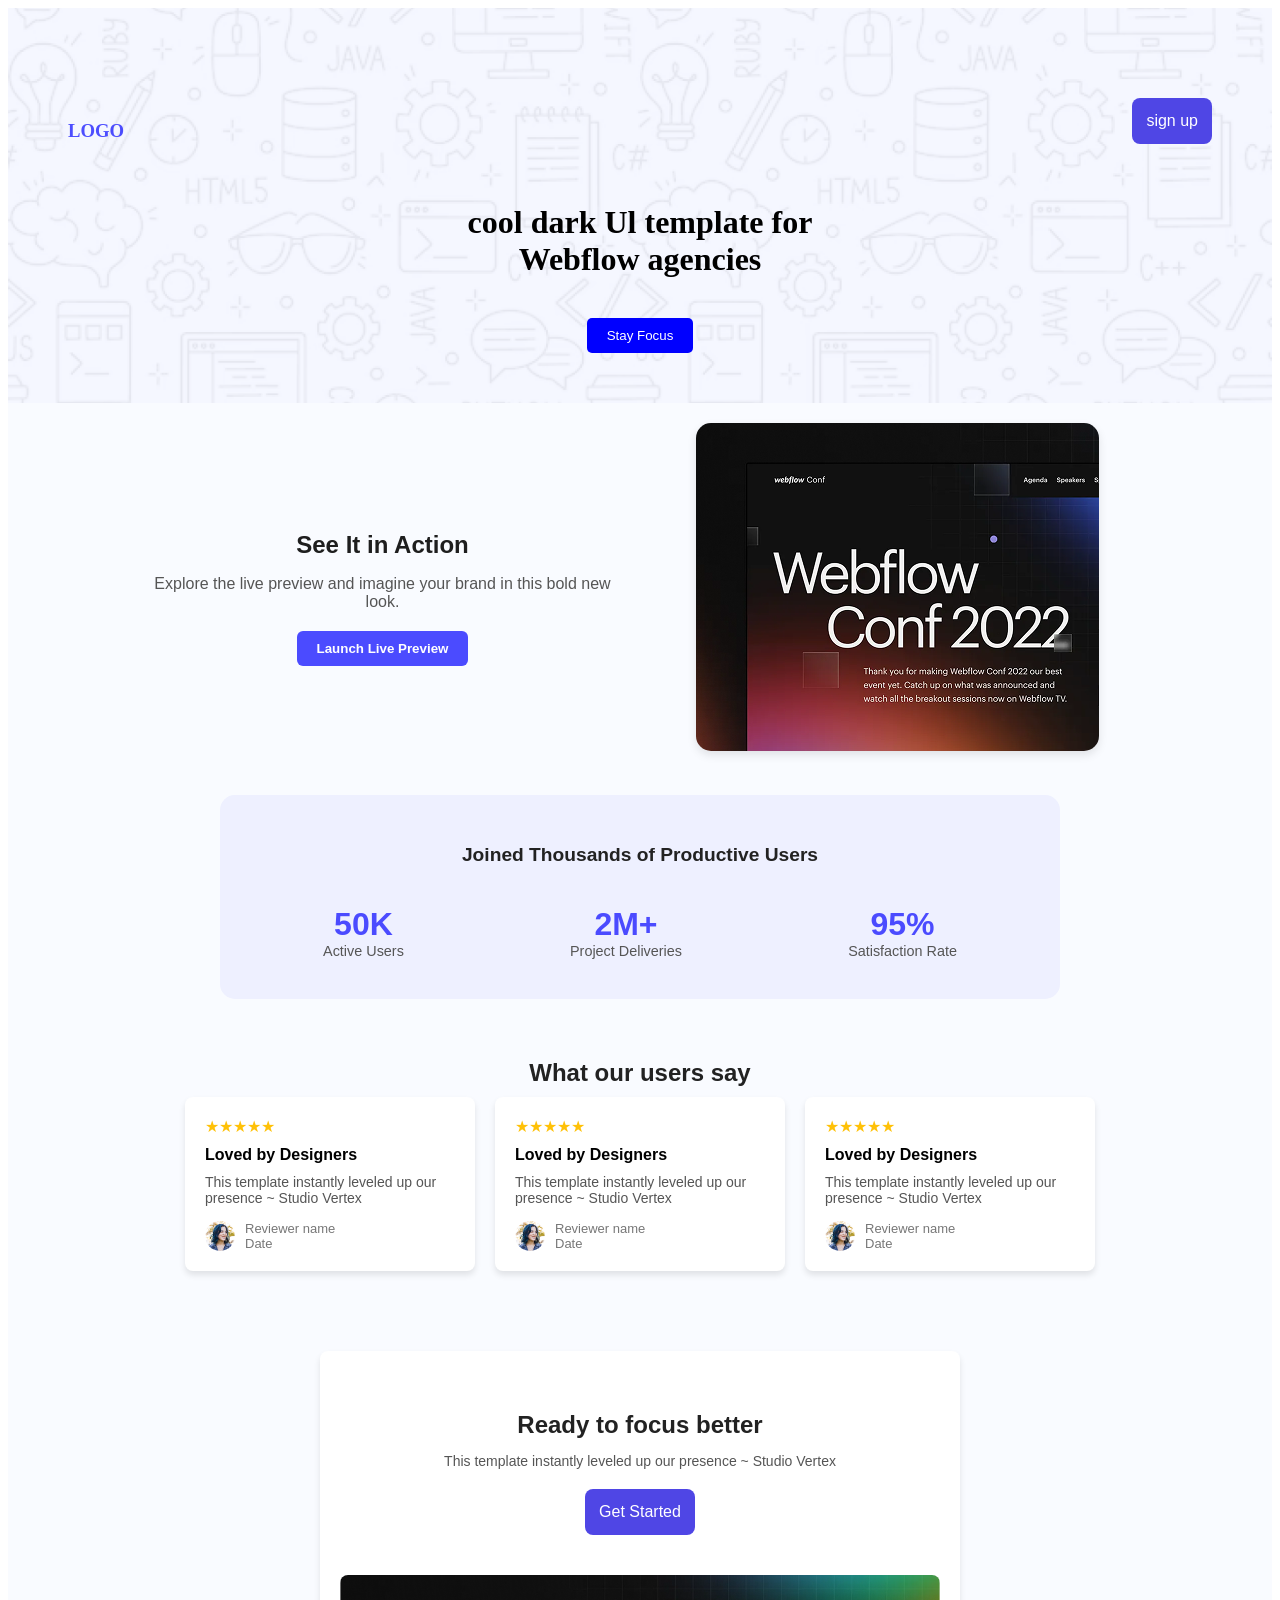
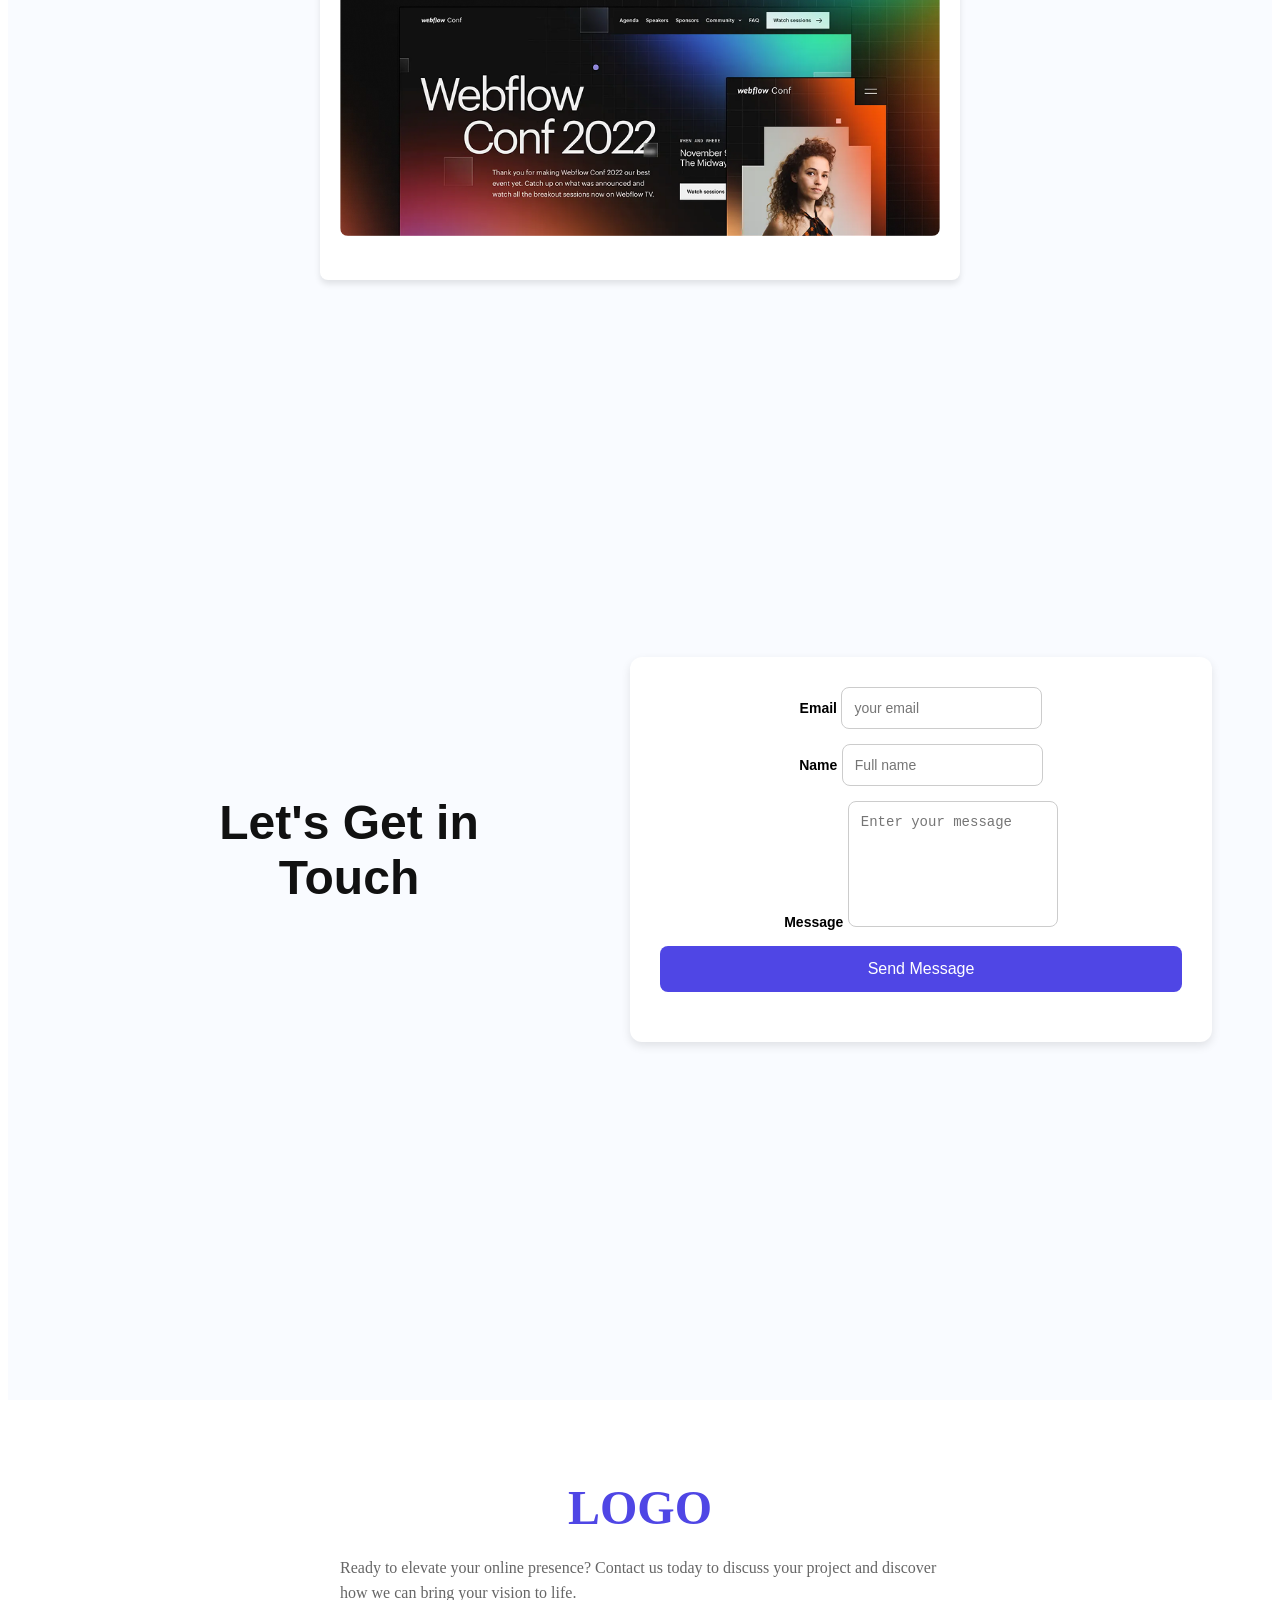
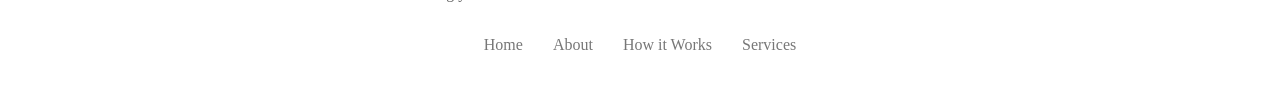
<file: index.html>
<!DOCTYPE html>
<html lang="en">
<head>
    <meta charset="UTF-8">
    <meta name="viewport" content="width=device-width, initial-scale=1.0">
    <title>assigment</title>
    <link rel="stylesheet" href="style.css">
    
</head>
<body>
    <header>
    </header>
    <main> <!-- this is frist section --> <div class="nt">           
        <nav class="frist"> <h3>LOGO</h3><button class="btn">sign up</button>
        </nav>
    <h1 class="tm">cool dark Ul template for <br> Webflow agencies</h1>
<button class="btn2">Stay Focus</button></div>

<section>
  <div class="action-section">
    <div class="action-text">
      <h2>See It in Action</h2>
      <p>Explore the live preview and imagine your brand in this bold new look.</p>
      <button>Launch Live Preview</button>
    </div>
    <div class="action-image">
      <img src="wc-mini.png" alt="Preview Image">
    </div>
  </div></section> 
 
  <!-- this is second section-->
  <section>
  <div class="stats-box">
    <h3>Joined Thousands of Productive Users</h3>
    <div class="stats-row">
      <div class="stat">
        <div class="stat-value">50K</div>
        <div class="stat-label">Active Users</div>
      </div>
      <div class="stat">
        <div class="stat-value">2M+</div>
        <div class="stat-label">Project Deliveries</div>
      </div>
      <div class="stat">
        <div class="stat-value">95%</div>
        <div class="stat-label">Satisfaction Rate</div>
      </div>
    </div>
  </div></section> 

      <!-- this is third section-->
<section>
<h2>What our users say</h2>

<div class="testimonials">
  <div class="card">
    <div class="stars">★★★★★</div>
    <div class="title">Loved by Designers</div>
    <div class="text">This template instantly leveled up our presence ~ Studio Vertex</div>
    <div class="reviewer">
      <img src="avatar.png" alt="Reviewer">
      <div>
        <div>Reviewer name</div>
        <div>Date</div>
      </div>
    </div>
  </div>

  <div class="card">
    <div class="stars">★★★★★</div>
    <div class="title">Loved by Designers</div>
    <div class="text">This template instantly leveled up our presence ~ Studio Vertex</div>
    <div class="reviewer">
      <img src="avatar.png" alt="Reviewer">
      <div>
        <div>Reviewer name</div>
        <div>Date</div>
      </div>
    </div>
  </div>

  <div class="card">
    <div class="stars">★★★★★</div>
    <div class="title">Loved by Designers</div>
    <div class="text">This template instantly leveled up our presence ~ Studio Vertex</div>
    <div class="reviewer">
      <img src="avatar.png" alt="Reviewer">
      <div>
        <div>Reviewer name</div>
        <div>Date</div>
      </div>
    </div>
  </div>
</div>
     </section>

     <!-- this is forth section --> 

<section>
<div class="section">
  <h2>Ready to focus better</h2>
  <p class="subtitle">This template instantly leveled up our presence ~ Studio Vertex</p>
  <a href="#" class="btn">Get Started</a>

  <div class="image-container">
    <img src="wc-big.png" alt="Webflow Conf 2022">
  </div>
</div>

</section>

<!-- this is fifth section -->
    <section><div class="contact-section">
    <div class="left-side">
      <h1>Let's Get in<br>Touch</h1>
    </div>
    <div class="right-side">
      <form>
        <div>
          <label for="email">Email</label>
          <input type="email" id="email" placeholder="your email">
        </div>
        <div>
          <label for="name">Name</label>
          <input type="text" id="name" placeholder="Full name">
        </div>
        <div>
          <label for="message">Message</label>
          <textarea id="message" placeholder="Enter your message"></textarea>
        </div>
        <button type="submit" class="btn">Send Message</button>
      </form>
    </div>
  </div></section>
   
   <!-- this is sixth section -->
    <section>
    </main>
    <footer>
  <div class="hero">
    <div class="logo">LOGO</div>
    <div class="description">
      Ready to elevate your online presence? Contact us today to discuss your project 
      and discover how we can bring your vision to life.
    </div>
    <div class="nav-menu">
      <a href="#">Home</a>
      <a href="#">About</a>
      <a href="#">How it Works</a>
      <a href="#">Services</a>
    </div>
  </div></footer>
</section>
</file>
<file: style.css>
.nt {
            background-image:url(Hero-bg.png);
            background-size: cover;
            background-position: center;
            padding: 50px 20px;
        }
.frist{color:#0000ffaf;
display: flex;
margin: 40px;
  justify-content: space-between;
      align-items: center;}
       
.tm {
  text-align: center;
  margin: 40px;}
  .btn2 {
  background-color: blue;     
  color: white;               
  padding: 10px 20px;        
  border: none;               
  border-radius: 5px;         
  cursor: pointer;            
}
    .btn2 {
        display: block;
        margin: 0 auto;
  background-color: blue;     
  color: white;               
  padding: 10px 20px;        
  border: none;               
  border-radius: 5px;         
  cursor: pointer;            
}


    .action-section {
      display: flex;
      align-items: center;
      justify-content: space-between;
      max-width: 1000px;
      margin: auto;
      flex-wrap: wrap;
      gap: 30px;
    }

    .action-text {
      flex: 1;
      min-width: 280px;
    }

    .action-text h2 {
      font-size: 1.5rem;
      color: #1e1e1e;
      margin-bottom: 15px;
    }

    .action-text p {
      color: #555;
      margin-bottom: 20px;
      font-size: 1rem;
    }

    .action-text button {
      background-color: #4b4bff;
      color: white;
      border: none;
      padding: 10px 20px;
      border-radius: 6px;
      font-weight: bold;
      cursor: pointer;
    }

    .action-image {
      flex: 1;
      text-align: center;
    }

    .action-image img {
      max-width: 100%;
      border-radius: 15px;
      box-shadow: 0 4px 10px rgba(0, 0, 0, 0.1);
    }

       .stats-box {
      background-color: #eef0ff;
      padding: 30px 20px;
      border-radius: 15px;
      text-align: center;
      max-width: 800px;
      margin: auto;
    }

    .stats-box h3 {
      margin-bottom: 30px;
      color: #222;
      font-size: 1.2rem;
    }

    .stats-row {
      display: flex;
      justify-content: space-around;
      flex-wrap: wrap;
    }

    .stat {
      margin: 10px;
    }

    .stat-value {
      font-size: 2rem;
      font-weight: bold;
      color: #4b4bff;
    }

    .stat-label {
      color: #555;
      font-size: 0.9rem;
    }

      section {
    font-family: Arial, sans-serif;
    background-color: #f9fbff;
    margin: 0;
    padding: 20px;
    text-align: center;
  }

  h2 {
    margin-bottom: 30px;
    color: #333;
  }

  .testimonials {
    display: flex;
    justify-content: center;
    gap: 20px;
    flex-wrap: wrap;
  }

  .card {
    background-color: #fff;
    border-radius: 8px;
    padding: 20px;
    width: 250px;
    box-shadow: 0 4px 6px rgba(0,0,0,0.1);
    text-align: left;
  }

  .stars {
    color: #ffc107;
    margin-bottom: 10px;
  }

  .title {
    font-weight: bold;
    margin-bottom: 10px;
  }

  .text {
    font-size: 14px;
    color: #555;
    margin-bottom: 15px;
  }

  .reviewer {
    display: flex;
    align-items: center;
    gap: 10px;
    font-size: 13px;
    color: #777;
  }

  .reviewer img {
    width: 30px;
    height: 30px;
    border-radius: 50%;
  }

   .section {
    background-color: #fff;
    border-radius: 8px;
    padding: 40px 20px;
    max-width: 600px;
    margin: 40px auto;
    box-shadow: 0 4px 6px rgba(0,0,0,0.1);
  }

  h2 {
    color: #222;
    margin-bottom: 10px;
  }

  .subtitle {
    color: #555;
    margin-bottom: 20px;
    font-size: 14px;
  }

  .btn {
    display: inline-block;
    background-color: #6366f1;
    color: #fff;
    text-decoration: none;
    padding: 10px 20px;
    border-radius: 5px;
    margin-bottom: 20px;
  }

  .image-container {
    margin-top: 20px;
  }

  .image-container img {
    max-width: 100%;
    border-radius: 8px;
  }

      
    .contact-section {
      display: flex;
      justify-content: center;
      align-items: center;
      min-height: 100vh;
      padding: 40px;
    }

    .left-side {
      flex: 1;
      padding: 20px;
    }

    .left-side h1 {
      font-size: 48px;
      font-weight: bold;
      color: #111;
    }

    .right-side {
      flex: 1;
      background-color: white;
      padding: 30px;
      border-radius: 12px;
      box-shadow: 0 4px 10px rgba(0,0,0,0.1);
    }

    form {
      display: flex;
      flex-direction: column;
      gap: 15px;
    }

    label {
      font-weight: 600;
      font-size: 14px;
      margin-bottom: 5px;
    }

    input, textarea {
      padding: 12px;
      font-size: 14px;
      border: 1px solid #ccc;
      border-radius: 8px;
      outline: none;
      resize: none;
    }

    textarea {
      min-height: 100px;
    }

    .btn {
      background-color: #4f46e5;
      color: white;
      border: none;
      padding: 14px;
      border-radius: 8px;
      font-size: 16px;
      cursor: pointer;
      transition: background-color 0.3s;
    }

    .btn:hover {
      background-color: #4338ca;
    }

    @media (max-width: 768px) {
      .contact-section {
        flex-direction: column;
      }}

      .left-side, .right-side {
        width: 100%;
      }

      .left-side h1 {
        text-align: center;
      }
         .hero {
      padding: 80px 20px 40px;
    }

    .logo {display: flex;
        justify-content: center;
        
      font-size: 48px;
      font-weight: bold;
      color: #4f46e5;
      margin-bottom: 20px;
    }

    .description {
      font-size: 16px;
      color: #666;
      max-width: 600px;
      margin: 0 auto 30px;
      line-height: 1.6;
    }

    .nav-menu {
      display: flex;
      justify-content: center;
      gap: 30px;
      font-size: 16px;
      color: #777;
    }

    .nav-menu a {
      text-decoration: none;
      color: #777;
      transition: color 0.3s;
    }

    .nav-menu a:hover {
      color: #4f46e5;
    }
</file>
